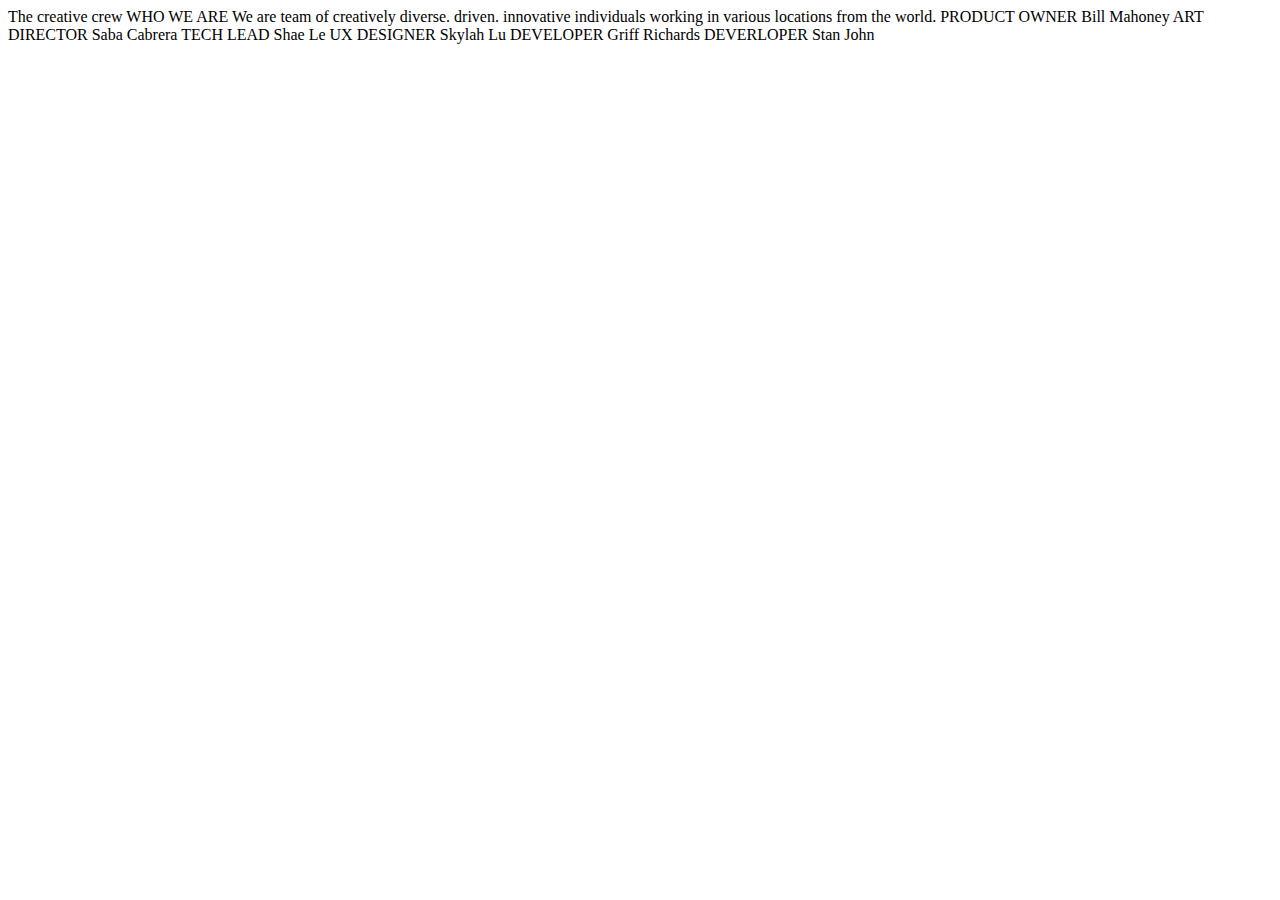
<file: index.html>
<!DOCTYPE html>
<html lang="en">
  <head>
    <meta charset="utf-8" />
    <meta name="viewport" content="width=device-width, initial-scale=1,maximum-scale=5"/>

    <title>Marmeto | Challenge </title>

    <style></style>
  </head>
  <body>
    The creative crew
    WHO WE ARE
    We are team of creatively diverse. driven.
    innovative individuals working in various
    locations from the world.
    PRODUCT OWNER
    Bill Mahoney
    ART DIRECTOR
    Saba Cabrera
    TECH LEAD
    Shae Le
    UX DESIGNER
    Skylah Lu
    DEVELOPER
    Griff Richards
    DEVERLOPER
    Stan John
  </body>
</html>
</file>
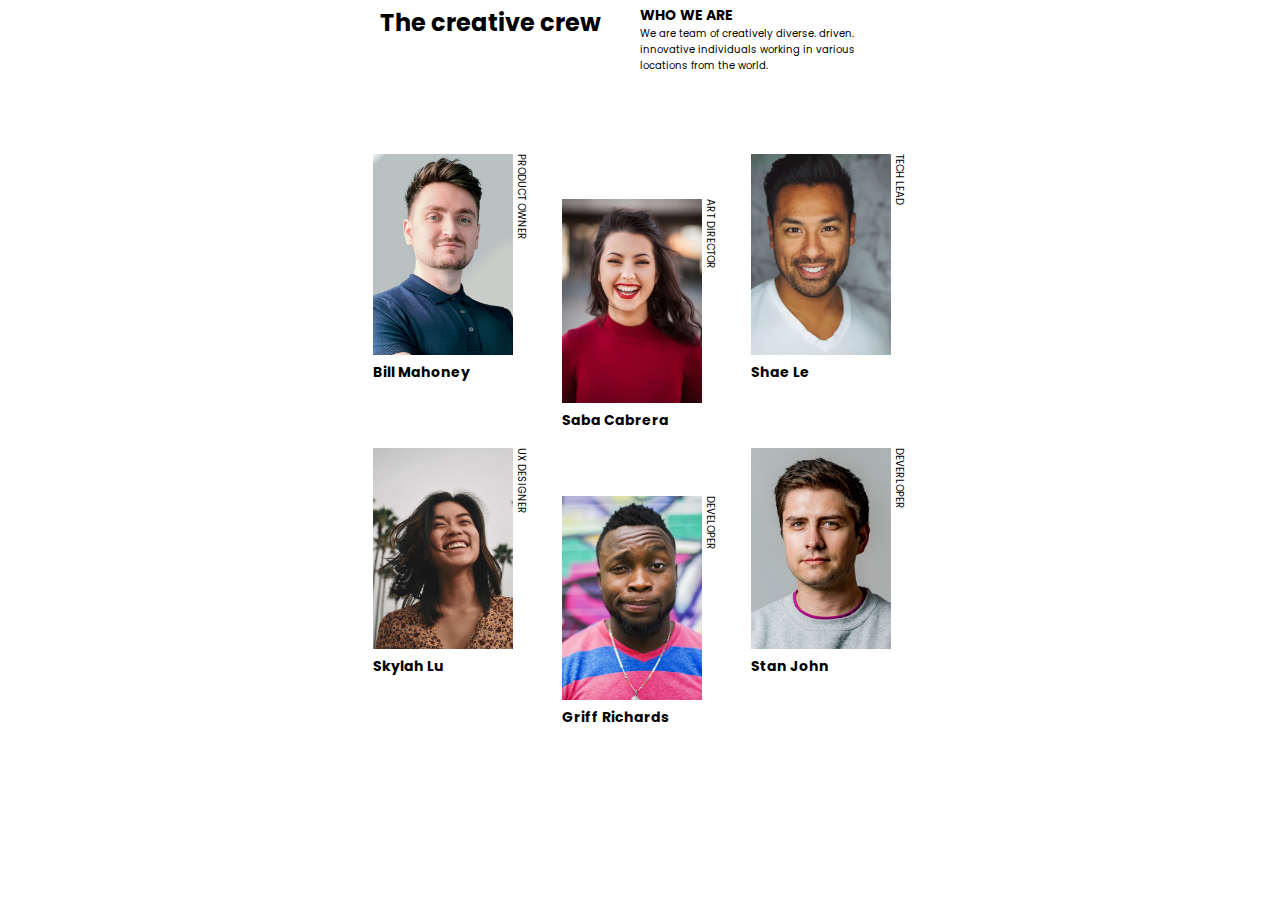
<file: crew.html>
<!DOCTYPE html>
<html lang="en">
<head>
    <meta charset="UTF-8">
    <meta http-equiv="X-UA-Compatible" content="IE=edge">
    <meta name="viewport" content="width=device-width, initial-scale=1.0">
    <title>Document</title>
    <link rel="stylesheet" href="style.css">
</head>
<body>
    <div class="container">
        <div class="header">
            <div class="heading">
                <h2>The creative crew</h2>
            </div>
            <div  class="sub-haeding">
                <div class="sub-heading-main">
                  <h3>WHO WE ARE</h3>
                </div>
                <div class=" sub-heading-para">
                  <p> We are team of creatively diverse. driven.
                    innovative individuals working in various
                    locations from the world.</p>
                </div>
            </div>
        </div>
        <div class="body">
             <div class="container-flex">
                <div class="card">
                    <div class="image-section">
                    <img src="./Images/photo1.png" alt="">
                    <h3 class="name">Bill Mahoney</h3>
                    </div>
                    <div class="vertical text">
                         <p>PRODUCT OWNER</p>
                    </div>
                </div>
                <div class="card card-second">
                    <div class="image-section">
                        <div class="image-section">
                            <img src="./Images/photo4.png" alt="">
                            <h3>Skylah Lu</h3>
                        </div>
                    </div>
                    <div class="vertical text">
                       <p>UX DESIGNER</p>
                    </div>
                </div>
             </div>
             <div class="container-flex flex-middle">
                <div class="card">
                    <div class="image-section">
                        <div class="image-section">
                            <img src="./Images/photo2.png" alt="">
                            <h3>Saba Cabrera</h3>
                        </div>
                    </div>
                    <div class="vertical text">
                         <p>ART DIRECTOR</p>
                    </div>
                </div>
                <div class="card card-second">
                    <div class="image-section">
                        <div class="image-section">
                            <img src="./Images/photo5.png" alt="">
                            <h3>Griff Richards</h3>
                        </div>
                    </div>
                    <div class="vertical text">
                       <p>DEVELOPER</p>
                    </div>
                </div>
             </div>
             <div class="container-flex card-three">
                <div class="card">
                    <div class="image-section">
                        <div class="image-section">
                            <img src="./Images/photo3.png" alt="">
                            <h3>Shae Le</h3>
                        </div>
                    </div>
                    <div class="vertical text">
                         <p>TECH LEAD</p>
                    </div>
                </div>
                <div class="card card-second">
                    <div class="image-section">
                        <div class="image-section image-last">
                            <img src="./Images/photo6.png" alt="">
                            <h3>Stan John</h3>
                        </div>
                    </div>
                    <div class="vertical text">
                        <p>DEVERLOPER</p>
                    </div>
                </div>
             </div>
  
        </div>
    </div>
</body>
</html>
</file>
<file: style.css>
@import url('https://fonts.googleapis.com/css2?family=Poppins:wght@400;600&display=swap');
*{
    box-sizing: border-box;
    margin: 0;
    padding: 0;
}
body{
   font-family: 'Poppins', sans-serif;
}
h3{
    font-size: 14px;
    text-align: start;
}
p{
    font-size: 10px;
}
.container{
    margin: 5px auto;
    max-width: 600px;   
}
.header{
    display: flex;
    justify-content: center;
}
.body{
    display: flex;
    margin-top: 30px;
    justify-content: space-evenly;   
}
.image-section img{
    width: 140px;
}
.card{
    text-align: center;
    margin: 50px 0px;
    display: flex;
    margin-bottom: 10px;
}
.vertical.text p{
    writing-mode: vertical-rl

}
.flex-middle{
    margin-top: 45px;
}
.heading {
    width: 60%;
   text-align: center;  
}
.sub-heading{
    width: 40%;   
}
.card-second{
    margin-top: 65px;
}
.sub-haeding{
    text-align: initial;
    max-width: 300px;
    padding-right: 53px;
}
@media(max-width: 748px)
{
    .header{
        flex-direction: column;
    }
    .body{
        flex-wrap: wrap;
    }
    .body {
        flex-wrap: wrap;
        margin-top: 30px;
        justify-content: space-evenly;
    }
    .heading {
        width: 100%;
        text-align: start;
        padding-left: 0px;
    }
    .container{
        max-width: 99%;
         
    }
    .card{
        max-width: 200px;
    }
    .sub-haeding {
        max-width: 100%;
        padding-right: 81px;
    }
    .image-last{
        margin-left: 11px;
    }
    .header{
        padding: 20px;
    }
    .heading{
        margin-bottom: 20px;
    }
    .sub-heading-main{
        margin-bottom: 10px;
    }
}
@media(max-width: 500px){
    .card-three{
        display: flex;
    }
}
</file>
